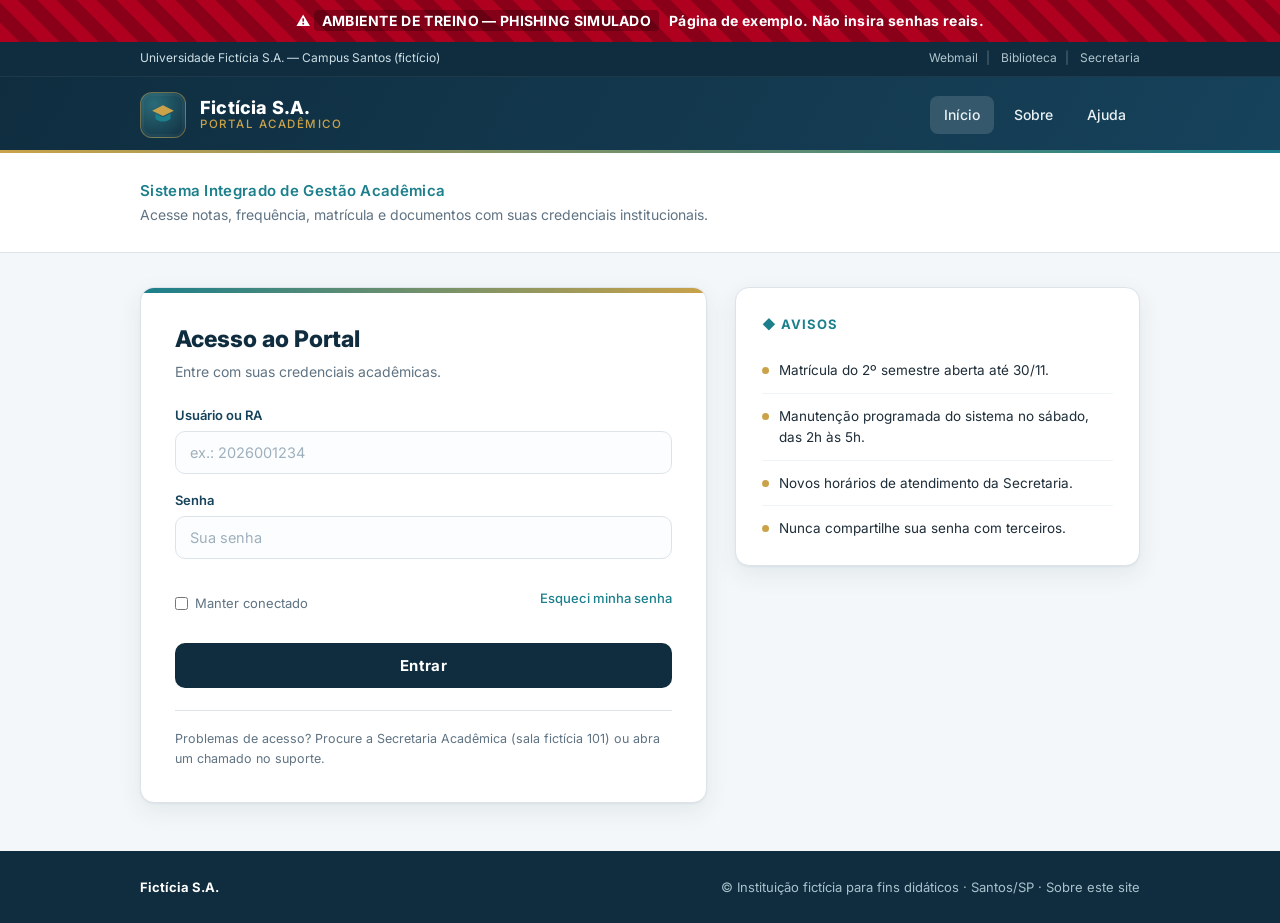
<file: index.html>
<!DOCTYPE html>
<html lang="pt-BR">

<!-- Mirrored from https://segurancasistemasinternet.github.io/site-alvo/ by HTTrack Website Copier/3.x [XR&CO], Fri, 16 Oct 2026 11:36:00 GMT -->
<!-- Added by HTTrack --><meta http-equiv="content-type" content="text/html;charset=utf-8" /><!-- /Added by HTTrack -->
<head>
  <meta charset="UTF-8">
  <meta name="viewport" content="width=device-width, initial-scale=1.0">
  <title>Portal Acadêmico — Fictícia S.A.</title>
  <link rel="stylesheet" href="css/estilo.css">
</head>
<body>
  <!-- =====================================================================
       SITE-ALVO FICTÍCIO — uso exclusivamente educacional.
       "Fictícia S.A." é uma instituição inventada. Nenhuma marca real.
       Este é o site LEGÍTIMO que os alunos vão espelhar no laboratório.
       ===================================================================== -->

  <!-- barra superior fina -->
    <div class="faixa-treino">
    ⚠️ <span>AMBIENTE DE TREINO — PHISHING SIMULADO</span> &nbsp; Página de exemplo. Não insira senhas reais.
  </div>
  <div class="barra-fina">
    <div class="container">
      <span>Universidade Fictícia S.A. — Campus Santos (fictício)</span>
      <span>
        <a href="#">Webmail</a><span class="sep">|</span>
        <a href="#">Biblioteca</a><span class="sep">|</span>
        <a href="#">Secretaria</a>
      </span>
    </div>
  </div>

  <!-- cabeçalho -->
  <header class="topo">
    <div class="container topo-flex">
      <div class="marca">
        <span class="brasao" aria-hidden="true">
          <svg viewBox="0 0 24 24" fill="none" xmlns="http://www.w3.org/2000/svg">
            <path d="M12 3L2 8l10 5 10-5-10-5z" fill="#c9a24a"/>
            <path d="M5 10.5V15c0 1 3 3 7 3s7-2 7-3v-4.5l-7 3.5-7-3.5z" fill="#1b7f8c"/>
          </svg>
        </span>
        <span class="marca-texto">
          <span class="nome">Fictícia S.A.</span>
          <span class="sub">Portal Acadêmico</span>
        </span>
      </div>
      <nav class="menu">
        <a href="index-2.html" class="ativo">Início</a>
        <a href="sobre.html">Sobre</a>
        <a href="#">Ajuda</a>
      </nav>
    </div>
  </header>

  <!-- faixa hero -->
  <div class="hero">
    <div class="container">
      <h2>Sistema Integrado de Gestão Acadêmica</h2>
      <p>Acesse notas, frequência, matrícula e documentos com suas credenciais institucionais.</p>
    </div>
  </div>

  <!-- conteúdo -->
  <main class="container conteudo">
    <section class="cartao cartao-login">
      <h1>Acesso ao Portal</h1>
      <p class="subtitulo">Entre com suas credenciais acadêmicas.</p>

      <form id="form-login" method="post" autocomplete="off" onsubmit="return false;">
        <label for="usuario">Usuário ou RA</label>
        <input type="text" id="usuario" name="usuario" placeholder="ex.: 2026001234">

        <label for="senha">Senha</label>
        <input type="password" id="senha" name="senha" placeholder="Sua senha">

        <div class="linha-opcoes">
          <label class="checkbox"><input type="checkbox"> Manter conectado</label>
          <a href="#" class="link-pequeno">Esqueci minha senha</a>
        </div>

        <button type="submit" class="botao-primario">Entrar</button>
      </form>

      <p class="rodape-cartao">
        Problemas de acesso? Procure a Secretaria Acadêmica (sala fictícia 101)
        ou abra um chamado no suporte.
      </p>
    </section>

    <aside class="cartao avisos">
      <h3>◆ Avisos</h3>
      <ul>
        <li><span class="ponto"></span> Matrícula do 2º semestre aberta até 30/11.</li>
        <li><span class="ponto"></span> Manutenção programada do sistema no sábado, das 2h às 5h.</li>
        <li><span class="ponto"></span> Novos horários de atendimento da Secretaria.</li>
        <li><span class="ponto"></span> Nunca compartilhe sua senha com terceiros.</li>
      </ul>
    </aside>
  </main>

  <!-- rodapé -->
  <footer class="rodape">
    <div class="container">
      <span class="marca-mini">Fictícia S.A.</span>
      <span>© Instituição fictícia para fins didáticos · Santos/SP · <a href="sobre.html">Sobre este site</a></span>
    </div>
  </footer>
  <!-- Tela educativa -->
  <div id="overlay-educativo" role="dialog" aria-modal="true">
    <div class="painel">
      <h2>🎣 Você caiu em um phishing simulado!</h2>
      <p class="intro">
        Em um ataque real, os dados digitados agora estariam nas mãos de um golpista.
        Aqui, <strong>nada foi enviado</strong> — o que você escreveu foi descartado.
        Veja os sinais que denunciariam esta página:
      </p>
      <ol>
        <li><strong>A URL é diferente da oficial.</strong> Olhe a barra de endereço: o domínio não é o da instituição (ex.: termina em <code>github.io</code>, não no site real).</li>
        <li><strong>O cadeado (HTTPS) não garante que o site é legítimo.</strong> Qualquer um consegue um certificado grátis; cadeado significa "conexão cifrada", não "site confiável".</li>
        <li><strong>O pedido chegou por um link inesperado.</strong> E-mails/mensagens com urgência ("sua conta será bloqueada") levando a telas de login são o vetor clássico.</li>
        <li><strong>Pequenos detalhes fora do lugar.</strong> Página copiada pode ter links quebrados, imagens faltando ou textos levemente diferentes do original.</li>
      </ol>
      <p class="intro" style="margin-bottom:16px;">
        <strong>Regra de ouro:</strong> nunca digite senha a partir de um link recebido.
        Acesse sempre digitando o endereço oficial você mesmo ou usando um favorito confiável.
      </p>
      <button class="fechar" onclick="document.getElementById('overlay-educativo').style.display='none';">Entendi, voltar</button>
      <p class="nota">Exercício didático — Segurança de Sistemas. Nenhum dado é coletado, enviado ou armazenado.</p>
    </div>
  </div>
    <script>
    // Intercepta o envio: NÃO há destino, NÃO há coleta. Apenas educa.
    document.getElementById('form-login').addEventListener('submit', function (e) {
      e.preventDefault();                 // impede qualquer envio
      document.getElementById('senha').value = '';   // descarta o que foi digitado
      document.getElementById('usuario').value = '';
      document.getElementById('overlay-educativo').style.display = 'block';
      window.scrollTo(0, 0);
    });
  </script>
  
</body>

<!-- Mirrored from https://segurancasistemasinternet.github.io/site-alvo/ by HTTrack Website Copier/3.x [XR&CO], Fri, 16 Oct 2026 11:36:01 GMT -->
 
</html>
</file>
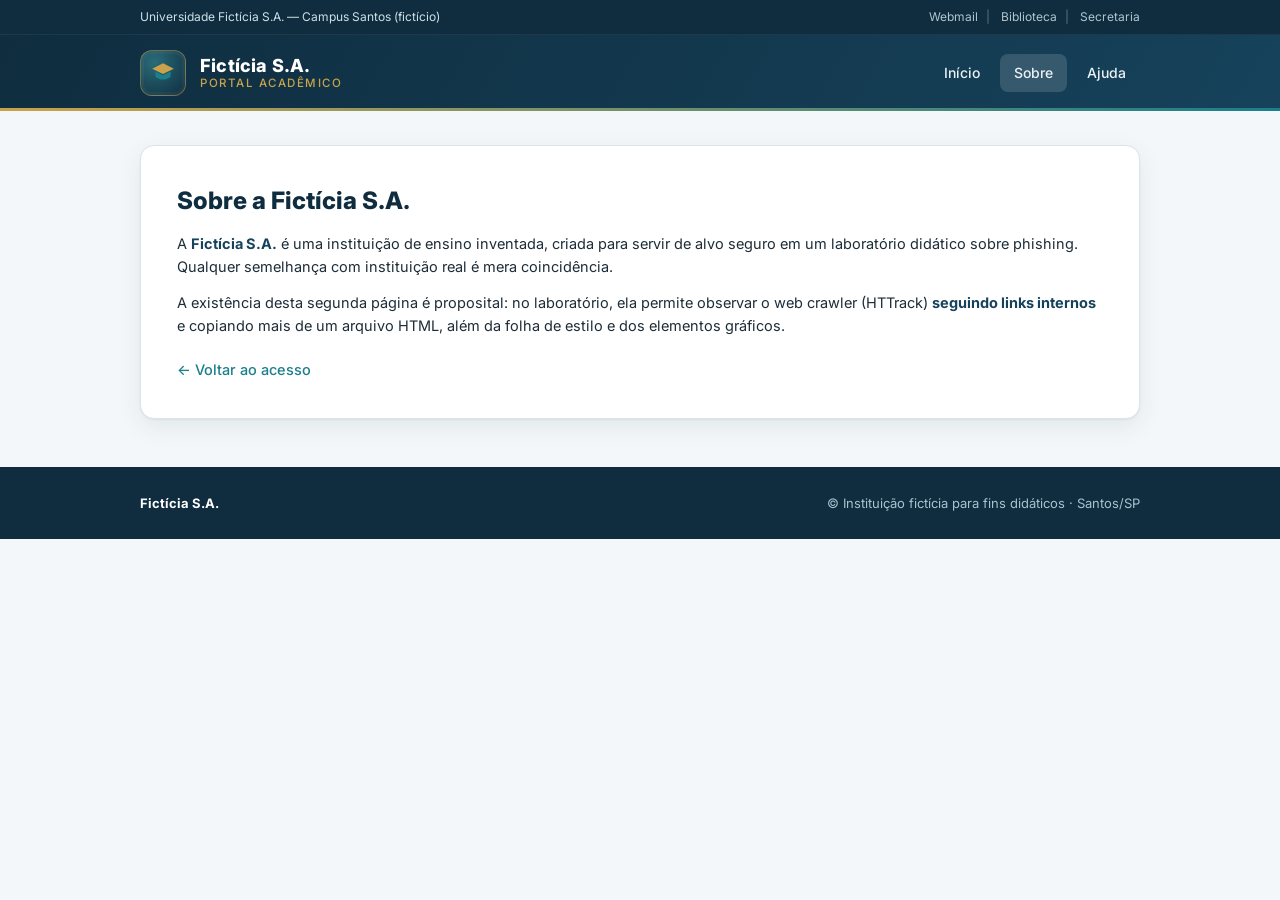
<file: sobre.html>
<!DOCTYPE html>
<html lang="pt-BR">

<!-- Mirrored from https://segurancasistemasinternet.github.io/site-alvo/sobre.html by HTTrack Website Copier/3.x [XR&CO], Fri, 16 Oct 2026 11:36:01 GMT -->
<!-- Added by HTTrack --><meta http-equiv="content-type" content="text/html;charset=utf-8" /><!-- /Added by HTTrack -->
<head>
  <meta charset="UTF-8">
  <meta name="viewport" content="width=device-width, initial-scale=1.0">
  <title>Sobre — Portal Acadêmico Fictícia S.A.</title>
  <link rel="stylesheet" href="css/estilo.css">
</head>
<body>
  <div class="barra-fina">
    <div class="container">
      <span>Universidade Fictícia S.A. — Campus Santos (fictício)</span>
      <span>
        <a href="#">Webmail</a><span class="sep">|</span>
        <a href="#">Biblioteca</a><span class="sep">|</span>
        <a href="#">Secretaria</a>
      </span>
    </div>
  </div>

  <header class="topo">
    <div class="container topo-flex">
      <div class="marca">
        <span class="brasao" aria-hidden="true">
          <svg viewBox="0 0 24 24" fill="none" xmlns="http://www.w3.org/2000/svg">
            <path d="M12 3L2 8l10 5 10-5-10-5z" fill="#c9a24a"/>
            <path d="M5 10.5V15c0 1 3 3 7 3s7-2 7-3v-4.5l-7 3.5-7-3.5z" fill="#1b7f8c"/>
          </svg>
        </span>
        <span class="marca-texto">
          <span class="nome">Fictícia S.A.</span>
          <span class="sub">Portal Acadêmico</span>
        </span>
      </div>
      <nav class="menu">
        <a href="index-2.html">Início</a>
        <a href="sobre.html" class="ativo">Sobre</a>
        <a href="#">Ajuda</a>
      </nav>
    </div>
  </header>

  <main class="container conteudo" style="grid-template-columns: 1fr;">
    <section class="cartao pagina-texto">
      <h1>Sobre a Fictícia S.A.</h1>
      <p>
        A <strong>Fictícia S.A.</strong> é uma instituição de ensino inventada,
        criada para servir de alvo seguro em um laboratório didático sobre phishing.
        Qualquer semelhança com instituição real é mera coincidência.
      </p>
      <p>
        A existência desta segunda página é proposital: no laboratório, ela permite
        observar o web crawler (HTTrack) <strong>seguindo links internos</strong> e
        copiando mais de um arquivo HTML, além da folha de estilo e dos elementos
        gráficos.
      </p>
      <p style="margin-top:22px;">
        <a href="index-2.html" class="link-pequeno">← Voltar ao acesso</a>
      </p>
    </section>
  </main>

  <footer class="rodape">
    <div class="container">
      <span class="marca-mini">Fictícia S.A.</span>
      <span>© Instituição fictícia para fins didáticos · Santos/SP</span>
    </div>
  </footer>
</body>

<!-- Mirrored from https://segurancasistemasinternet.github.io/site-alvo/sobre.html by HTTrack Website Copier/3.x [XR&CO], Fri, 16 Oct 2026 11:36:01 GMT -->
</html>
</file>
<file: css/estilo.css>
/* ============================================================
   Portal Acadêmico — Fictícia S.A.
   Folha de estilo do site-alvo (uso didático).
   Instituição inventada; nenhuma marca real.
   ============================================================ */

@import url('https://fonts.googleapis.com/css2?family=Inter:wght@400;500;600;700;800&display=swap');

:root {
  /* paleta institucional fictícia: azul-petróleo + dourado */
  --tinta:        #0f2d3f;   /* azul-petróleo escuro */
  --tinta-2:      #16425b;
  --acento:       #1b7f8c;   /* turquesa */
  --dourado:      #c9a24a;   /* detalhe nobre */
  --fundo:        #f4f7f9;
  --superficie:   #ffffff;
  --borda:        #dce4ea;
  --texto:        #1e2d38;
  --texto-suave:  #5f7383;
  --sombra:       0 1px 2px rgba(15,45,63,.06), 0 8px 24px rgba(15,45,63,.08);
  --raio:         14px;
}

* { box-sizing: border-box; margin: 0; padding: 0; }

body {
  font-family: 'Inter', 'Segoe UI', Arial, sans-serif;
  background: var(--fundo);
  color: var(--texto);
  line-height: 1.55;
  -webkit-font-smoothing: antialiased;
}

.container { max-width: 1040px; margin: 0 auto; padding: 0 20px; }

/* ---------- Barra superior fina ---------- */
.barra-fina {
  background: var(--tinta);
  color: #cfe0e7;
  font-size: 12px;
  border-bottom: 1px solid rgba(255,255,255,.06);
}
.barra-fina .container { display: flex; justify-content: space-between; align-items: center; height: 34px; }
.barra-fina a { color: #cfe0e7; text-decoration: none; opacity: .85; }
.barra-fina a:hover { opacity: 1; }
.barra-fina .sep { opacity: .4; margin: 0 8px; }

/* ---------- Cabeçalho ---------- */
.topo {
  background: linear-gradient(120deg, var(--tinta) 0%, var(--tinta-2) 100%);
  color: #fff;
  position: relative;
}
.topo::after {
  content: ""; position: absolute; left: 0; right: 0; bottom: 0; height: 3px;
  background: linear-gradient(90deg, var(--dourado), var(--acento));
}
.topo-flex { display: flex; align-items: center; justify-content: space-between; min-height: 76px; }

.marca { display: flex; align-items: center; gap: 14px; }
.brasao {
  width: 46px; height: 46px; flex: none;
  display: grid; place-items: center;
  border-radius: 12px;
  background: radial-gradient(circle at 30% 25%, #2a6b78, #0f2d3f);
  border: 1px solid rgba(201,162,74,.5);
  box-shadow: inset 0 0 0 3px rgba(255,255,255,.04);
}
.brasao svg { width: 26px; height: 26px; }
.marca-texto { line-height: 1.15; }
.marca-texto .nome { font-weight: 800; font-size: 18px; letter-spacing: .2px; }
.marca-texto .sub { display: block; font-size: 11.5px; font-weight: 500; color: var(--dourado); text-transform: uppercase; letter-spacing: 1.5px; }

.menu { display: flex; gap: 6px; }
.menu a {
  color: #eaf2f5; text-decoration: none; font-size: 14px; font-weight: 500;
  padding: 8px 14px; border-radius: 8px; transition: background .15s;
}
.menu a:hover { background: rgba(255,255,255,.10); }
.menu a.ativo { background: rgba(255,255,255,.14); }

/* ---------- Faixa hero ---------- */
.hero {
  background: var(--superficie);
  border-bottom: 1px solid var(--borda);
}
.hero .container { padding-top: 26px; padding-bottom: 26px; }
.hero h2 { font-size: 15px; font-weight: 600; color: var(--acento); letter-spacing: .3px; }
.hero p { color: var(--texto-suave); font-size: 14px; margin-top: 2px; }

/* ---------- Conteúdo ---------- */
.conteudo {
  display: grid; grid-template-columns: 1.4fr 1fr; gap: 28px;
  margin: 34px auto 48px; align-items: start;
}

.cartao {
  background: var(--superficie);
  border: 1px solid var(--borda);
  border-radius: var(--raio);
  box-shadow: var(--sombra);
}

/* cartão de login */
.cartao-login { padding: 34px; position: relative; overflow: hidden; }
.cartao-login::before {
  content: ""; position: absolute; top: 0; left: 0; width: 100%; height: 5px;
  background: linear-gradient(90deg, var(--acento), var(--dourado));
}
.cartao-login h1 { font-size: 23px; color: var(--tinta); font-weight: 800; }
.subtitulo { color: var(--texto-suave); font-size: 14px; margin: 4px 0 22px; }

form label { display: block; font-size: 13px; font-weight: 600; color: var(--tinta-2); margin: 16px 0 6px; }
form input[type="text"], form input[type="password"] {
  width: 100%; padding: 12px 14px; font-size: 14.5px; font-family: inherit;
  border: 1.5px solid var(--borda); border-radius: 10px; background: #fbfdfe;
  transition: border-color .15s, box-shadow .15s;
}
form input::placeholder { color: #9fb0bd; }
form input:focus {
  outline: none; border-color: var(--acento);
  box-shadow: 0 0 0 3px rgba(27,127,140,.15); background: #fff;
}

.linha-opcoes { display: flex; justify-content: space-between; align-items: center; margin: 18px 0 6px; font-size: 13px; }
.checkbox { font-weight: 400; color: var(--texto-suave); display: flex; align-items: center; gap: 7px; cursor: pointer; }
.checkbox input { accent-color: var(--acento); }
.link-pequeno { color: var(--acento); text-decoration: none; font-weight: 500; }
.link-pequeno:hover { text-decoration: underline; }

.botao-primario {
  width: 100%; margin-top: 18px; padding: 13px; font-size: 15px; font-weight: 700; font-family: inherit;
  color: #fff; background: var(--tinta); border: none; border-radius: 10px; cursor: pointer;
  letter-spacing: .3px; transition: background .15s, transform .05s;
}
.botao-primario:hover { background: var(--acento); }
.botao-primario:active { transform: translateY(1px); }

.rodape-cartao {
  margin-top: 22px; padding-top: 18px; border-top: 1px solid var(--borda);
  font-size: 12.5px; color: var(--texto-suave);
}

/* coluna lateral */
.avisos { padding: 26px; }
.avisos h3 {
  font-size: 13px; color: var(--acento); font-weight: 700; text-transform: uppercase;
  letter-spacing: 1px; margin-bottom: 14px; display: flex; align-items: center; gap: 8px;
}
.avisos ul { list-style: none; }
.avisos li { font-size: 13.5px; padding: 12px 0; border-bottom: 1px solid #eef3f6; display: flex; gap: 10px; }
.avisos li:last-child { border-bottom: none; padding-bottom: 0; }
.avisos li .ponto { flex: none; width: 7px; height: 7px; border-radius: 50%; background: var(--dourado); margin-top: 7px; }

/* página sobre */
.pagina-texto { padding: 36px; }
.pagina-texto h1 { font-size: 24px; color: var(--tinta); font-weight: 800; margin-bottom: 6px; }
.pagina-texto p { font-size: 14.5px; color: var(--texto); margin-top: 14px; }
.pagina-texto p strong { color: var(--tinta-2); }

/* ---------- Rodapé ---------- */
.rodape { background: var(--tinta); color: #a9c2cd; padding: 26px 0; font-size: 13px; }
.rodape .container { display: flex; justify-content: space-between; align-items: center; flex-wrap: wrap; gap: 10px; }
.rodape .marca-mini { font-weight: 700; color: #fff; }
.rodape a { color: #a9c2cd; text-decoration: none; }
.rodape a:hover { color: #fff; }

/* ---------- Responsivo ---------- */
@media (max-width: 760px) {
  .conteudo { grid-template-columns: 1fr; }
  .barra-fina .container { font-size: 11px; }
  .menu { gap: 0; }
  .menu a { padding: 8px 10px; font-size: 13px; }
  .marca-texto .nome { font-size: 16px; }
}


.faixa-treino {
      background: repeating-linear-gradient(45deg,#b00020,#b00020 14px,#8a0019 14px,#8a0019 28px);
      color:#fff; text-align:center; font-weight:700; font-size:14px;
      padding:10px 12px; letter-spacing:.3px;
    }
    .faixa-treino span { background:rgba(0,0,0,.25); padding:2px 8px; border-radius:4px; }

     /* ---- Estilos exclusivos da versão de TREINO (não existem no site-alvo) ---- */
    .faixa-treino {
      background: repeating-linear-gradient(45deg,#b00020,#b00020 14px,#8a0019 14px,#8a0019 28px);
      color:#fff; text-align:center; font-weight:700; font-size:14px;
      padding:10px 12px; letter-spacing:.3px;
    }
    .faixa-treino span { background:rgba(0,0,0,.25); padding:2px 8px; border-radius:4px; }

    /* Overlay educativo exibido ao "enviar" o formulário */
    #overlay-educativo {
      display:none; position:fixed; inset:0; z-index:50;
      background:rgba(15,25,35,.92); color:#fff; overflow:auto; padding:40px 16px;
    }
    #overlay-educativo .painel {
      max-width:640px; margin:0 auto; background:#13202c;
      border:2px solid #b00020; border-radius:14px; padding:32px;
    }
    #overlay-educativo h2 { color:#ff6b7f; font-size:24px; margin-bottom:8px; }
    #overlay-educativo p.intro { color:#cfd9e2; margin-bottom:20px; }
    #overlay-educativo ol { margin:0 0 20px 20px; }
    #overlay-educativo li { margin:10px 0; line-height:1.5; }
    #overlay-educativo li strong { color:#ffd27f; }
    #overlay-educativo code { background:rgba(255,255,255,.1); padding:1px 5px; border-radius:4px; font-size:13px; }
    #overlay-educativo .fechar {
      background:#b00020; color:#fff; border:none; padding:11px 18px;
      border-radius:8px; font-size:15px; font-weight:600; cursor:pointer;
    }
    #overlay-educativo .fechar:hover { background:#8a0019; }
    #overlay-educativo .nota { margin-top:16px; font-size:12px; color:#8fa3b5; }
</file>
